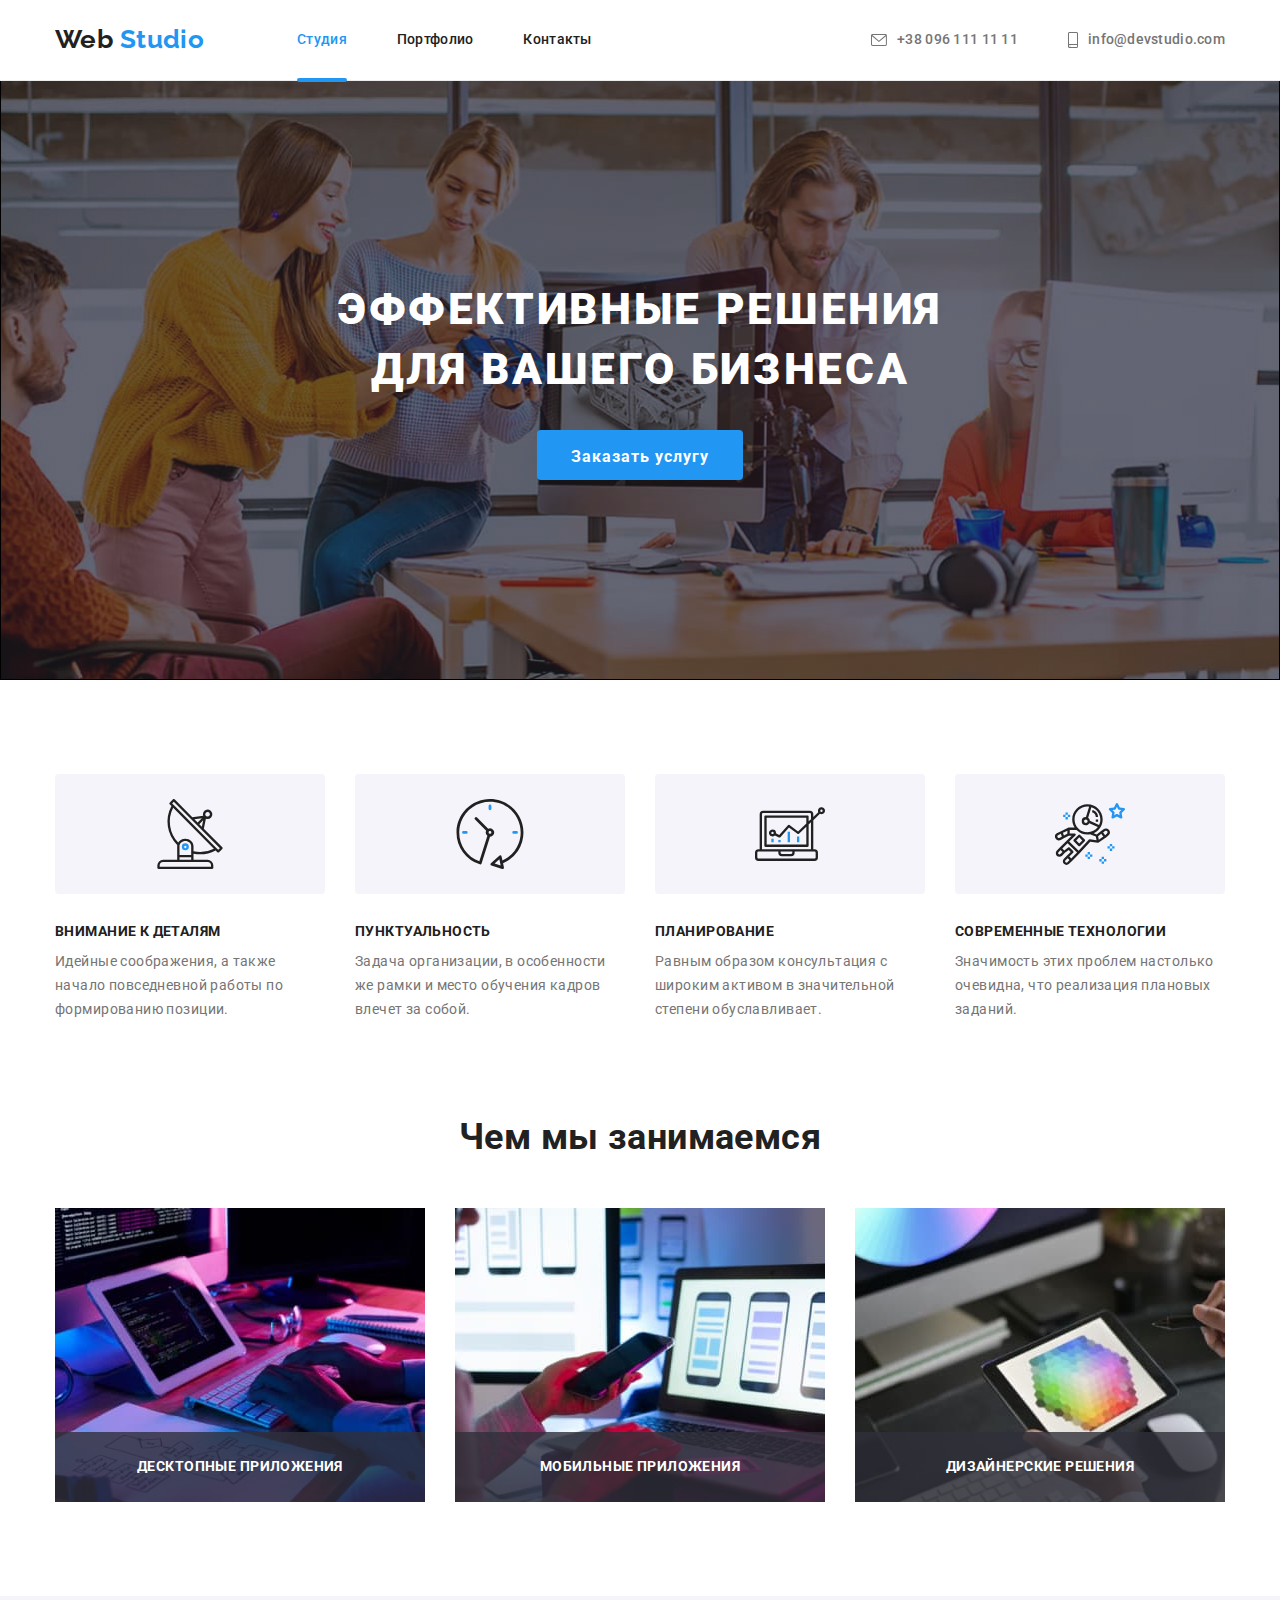
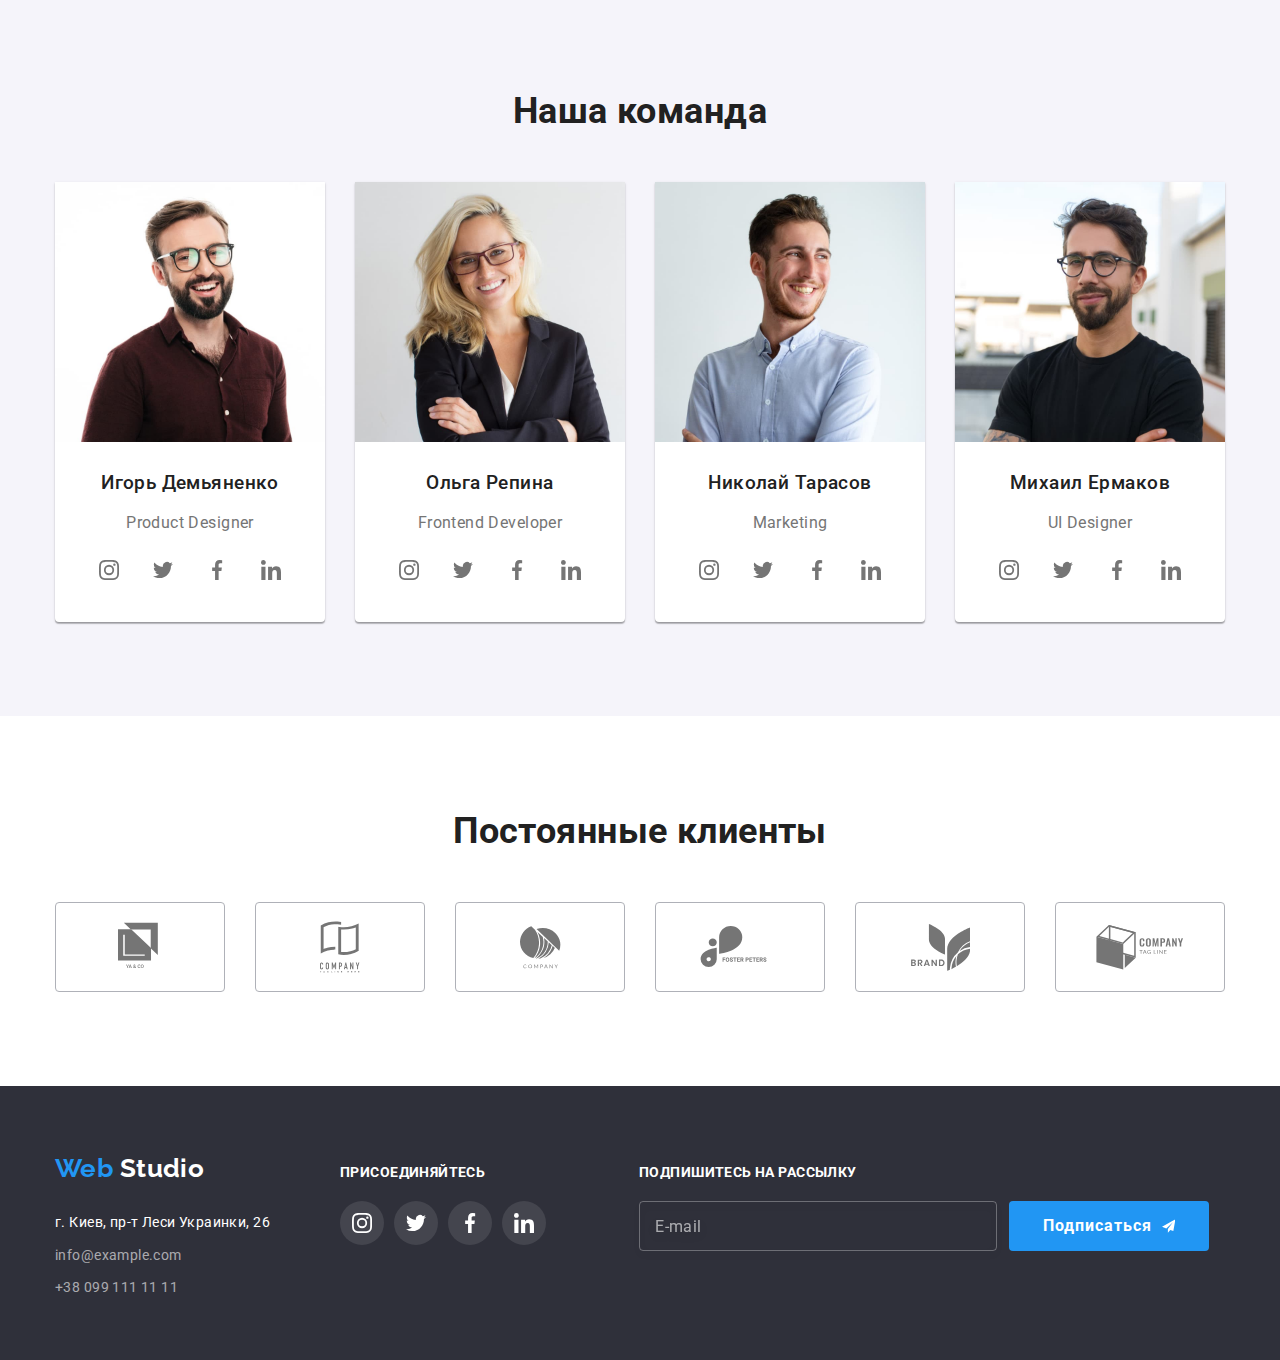
<file: index.html>
<!DOCTYPE html>
<html lang="ru">
	<head>
		<meta charset="UTF-8" />
		<meta name="viewport" content="width=device-width, initial-scale=1.0" />
		<title>web studio</title>
		<link
			href="https://fonts.googleapis.com/css2?family=Raleway:wght@700&family=Roboto:wght@400;500;700;900&display=swap"
			rel="stylesheet"
		/>
		<link rel="stylesheet" href="./css/normalize.css" />
		<link rel="stylesheet" href="./css/styles.css" />
	</head>

	<body>
		<header class="header">
			<div class="conteiner header-flex">
				<nav class="page-nav flex">
					<a class="logo link" href="./">
						Web
						<span class="accent">Studio</span>
					</a>
					<ul class="nav-list flex list">
						<li class="item current">
							<a class="link current" href="./index.html">Студия</a>
						</li>
						<li class="item">
							<a class="link" href="./portfolio.html">Портфолио</a>
						</li>
						<li class="item"><a class="link" href="">Контакты</a></li>
					</ul>
				</nav>
				<ul class="header-contact list">
					<li class="item">
						<a class="header-contact link" href="tel:+380961111111">
							<svg class="icon-envelope">
								<use href="./img/sprite.svg#icon-envelope"></use>
							</svg>
							+38 096 111 11 11
						</a>
					</li>
					<li class="item">
						<a class="header-contact link" href="mailto:info@devstudio.com">
							<svg class="icon-smartphone">
								<use href="./img/sprite.svg#icon-smartphone"></use>
							</svg>
							info@devstudio.com
						</a>
					</li>
				</ul>
			</div>
		</header>
		<main>
			<!--Герой-->
			<section class="hero">
				<h1 class="hero-title">Эффективные решения для вашего бизнеса</h1>
				<button class="primary button link" data-open-modal>Заказать услугу</button>
			</section>

			<!--Преимущества-->
			<section class="section advantages">
				<div class="conteiner">
					<h2 class="advantages-title visually-hidden">Преимущества</h2>
					<ul class="list flex">
						<li class="advantages-item antena">
							<h3 class="title">Внимание к деталям</h3>
							<p>Идейные соображения, а также начало повседневной работы по формированию позиции.</p>
						</li>
						<li class="advantages-item clock">
							<h3 class="title">Пунктуальность</h3>
							<p>Задача организации, в особенности же рамки и место обучения кадров влечет за собой.</p>
						</li>
						<li class="advantages-item vector">
							<h3 class="title">Планирование</h3>
							<p>Равным образом консультация с широким активом в значительной степени обуславливает.</p>
						</li>
						<li class="advantages-item astronaut">
							<h3 class="title">Современные технологии</h3>
							<p>Значимость этих проблем настолько очевидна, что реализация плановых заданий.</p>
						</li>
					</ul>
				</div>
			</section>

			<!-- Чем мы занимаемся-->
			<section class="section work">
				<div class="conteiner">
					<h2 class="title">Чем мы занимаемся</h2>
					<ul class="list flex">
						<li class="item">
							<div class="relative">
								<div class="absolute"><h3 class="title">Десктопные приложения</h3></div>
								<img class="work-image" src="./img/img.jpg" alt="картинка" width="370" />
							</div>
						</li>
						<li class="item">
							<div class="relative">
								<div class="absolute"><h3 class="title">Мобильные приложения</h3></div>
								<img class="work-image" src="./img/img-1.jpg" alt="картинка" width="370" />
							</div>
						</li>
						<li class="item">
							<div class="relative">
								<div class="absolute"><h3 class="title">Дизайнерские решения</h3></div>
								<img class="work-image" src="./img/img-2.jpg" alt="картинка" width="370" />
							</div>
						</li>
					</ul>
				</div>
			</section>

			<!--Наша команда-->
			<!-- Сотрудник 1 -->
			<section class="section staff">
				<div class="staff-content conteiner">
					<h2 class="title">Наша команда</h2>
					<ul class="list flex">
						<li class="item">
							<img class="photo" src="./img/img-3.jpg" alt="фото" width="270" />
							<div class="staff-text centered">
								<h3 class="staff-name">Игорь Демьяненко</h3>
								<p class="staff-profecion">Product Designer</p>
								<!-- Блок иконок на соц сети -->
								<ul class="staff-social list flex">
									<li class="social-item">
										<a class="link" href="" aria-label="Instagram">
											<svg class="icon instagram">
												<use href="./img/sprite.svg#icon-instagram"></use>
											</svg>
										</a>
									</li>
									<li class="social-item">
										<a class="link" href="" aria-label="Twitter">
											<svg class="icon twitter">
												<use href="./img/sprite.svg#icon-twitter"></use>
											</svg>
										</a>
									</li>
									<li class="social-item">
										<a class="link" href="" aria-label="Facebook">
											<svg class="icon facebook">
												<use href="./img/sprite.svg#icon-facebook"></use>
											</svg>
										</a>
									</li>
									<li class="social-item">
										<a class="link" href="" aria-label="Linkedin">
											<svg class="icon linkedin">
												<use href="./img/sprite.svg#icon-linkedin"></use>
											</svg>
										</a>
									</li>
								</ul>
							</div>
						</li>

						<!-- Сотрудник 2 -->
						<li class="item">
							<img class="photo" src="./img/img-4.jpg" alt="фото" width="270" />
							<div class="staff-text centered">
								<h3 class="staff-name">Ольга Репина</h3>
								<p class="staff-profecion">Frontend Developer</p>

								<!-- Блок иконок на соц сети -->

								<ul class="staff-social list flex">
									<li class="social-item">
										<a class="link" href="" aria-label="Instagram">
											<svg class="icon instagram">
												<use href="./img/sprite.svg#icon-instagram"></use>
											</svg>
										</a>
									</li>
									<li class="social-item">
										<a class="link" href="" aria-label="Twitter">
											<svg class="icon twitter">
												<use href="./img/sprite.svg#icon-twitter"></use>
											</svg>
										</a>
									</li>
									<li class="social-item">
										<a class="link" href="" aria-label="Facebook">
											<svg class="icon facebook">
												<use href="./img/sprite.svg#icon-facebook"></use>
											</svg>
										</a>
									</li>
									<li class="social-item">
										<a class="link" href="" aria-label="Linkedin">
											<svg class="icon linkedin">
												<use href="./img/sprite.svg#icon-linkedin"></use>
											</svg>
										</a>
									</li>
								</ul>
							</div>
						</li>

						<!-- Сотрудник 3 -->

						<li class="item">
							<img class="photo" src="./img/img-5.jpg" alt="фото" width="270" />
							<div class="staff-text centered">
								<h3 class="staff-name">Николай Тарасов</h3>
								<p class="staff-profecion">Marketing</p>
								<!-- Блок иконок на соц сети -->

								<ul class="staff-social list flex">
									<li class="social-item">
										<a class="link" href="" aria-label="Instagram">
											<svg class="icon instagram">
												<use href="./img/sprite.svg#icon-instagram"></use>
											</svg>
										</a>
									</li>
									<li class="social-item">
										<a class="link" href="" aria-label="Twitter">
											<svg class="icon twitter">
												<use href="./img/sprite.svg#icon-twitter"></use>
											</svg>
										</a>
									</li>
									<li class="social-item">
										<a class="link" href="" aria-label="Facebook">
											<svg class="icon facebook">
												<use href="./img/sprite.svg#icon-facebook"></use>
											</svg>
										</a>
									</li>
									<li class="social-item">
										<a class="link" href="" aria-label="Linkedin">
											<svg class="icon linkedin">
												<use href="./img/sprite.svg#icon-linkedin"></use>
											</svg>
										</a>
									</li>
								</ul>
							</div>
						</li>

						<li class="item">
							<img class="photo" src="./img/img-6.jpg" alt="фото" width="270" />
							<div class="staff-text centered">
								<h3 class="staff-name">Михаил Ермаков</h3>
								<p class="staff-profecion">UI Designer</p>
								<!-- Блок иконок на соц сети -->

								<ul class="staff-social list flex">
									<li class="social-item">
										<a class="link" href="" aria-label="Instagram">
											<svg class="icon instagram">
												<use href="./img/sprite.svg#icon-instagram"></use>
											</svg>
										</a>
									</li>
									<li class="social-item">
										<a class="link" href="" aria-label="Twitter">
											<svg class="icon twitter">
												<use href="./img/sprite.svg#icon-twitter"></use>
											</svg>
										</a>
									</li>
									<li class="social-item">
										<a class="link" href="" aria-label="Facebook">
											<svg class="icon facebook">
												<use href="./img/sprite.svg#icon-facebook"></use>
											</svg>
										</a>
									</li>
									<li class="social-item">
										<a class="link" href="" aria-label="Linkedin">
											<svg class="icon linkedin">
												<use href="./img/sprite.svg#icon-linkedin"></use>
											</svg>
										</a>
									</li>
								</ul>
							</div>
						</li>
					</ul>
				</div>
			</section>

			<!-- Наши клиенты -->
			<section class="section clients">
				<div class="conteiner">
					<h2 class="title">Постоянные клиенты</h2>
					<ul class="flex list">
						<li class="item">
							<a class="clients-link" href="">
								<svg class="icon logo-1">
									<use href="./img/sprite.svg#icon-logo-1"></use>
								</svg>
							</a>
						</li>
						<li class="item">
							<a class="clients-link" href="">
								<svg class="icon logo-2">
									<use href="./img/sprite.svg#icon-logo-2"></use>
								</svg>
							</a>
						</li>
						<li class="item">
							<a class="clients-link" href="">
								<svg class="icon logo-3">
									<use href="./img/sprite.svg#icon-logo-3"></use>
								</svg>
							</a>
						</li>
						<li class="item">
							<a class="clients-link" href="">
								<svg class="icon logo-4">
									<use href="./img/sprite.svg#icon-logo-4"></use>
								</svg>
							</a>
						</li>
						<li class="item">
							<a class="clients-link" href="">
								<svg class="icon logo-5">
									<use href="./img/sprite.svg#icon-logo-5"></use>
								</svg>
							</a>
						</li>
						<li class="item">
							<a class="clients-link" href="">
								<svg class="icon logo-6">
									<use href="./img/sprite.svg#icon-logo-6"></use>
								</svg>
							</a>
						</li>
					</ul>
				</div>
			</section>
		</main>
		<footer>
			<div class="footer-content conteiner">
				<address>
					<a class="footer-logo link" href="./">
						Web
						<span class="accent">Studio</span>
					</a>
					<p class="post-address">г. Киев, пр-т Леси Украинки, 26</p>
					<ul class="footer-contact list">
						<li class="item">
							<a class="footer-contact link" href="mailto:info@devstudio.com">info@example.com</a>
						</li>
						<li class="item">
							<a class="footer-contact link" href="tel:+380961111111">+38 099 111 11 11</a>
						</li>
					</ul>
				</address>
				<div class="join">
					<b class="appeal">присоединяйтесь</b>
					<ul class="footer-social list flex">
						<li class="join-item">
							<a class="footer-social instagram link" href="" aria-label="Instagram"></a>
						</li>
						<li class="join-item">
							<a class="footer-social twitter link" href="" aria-label="Twitter"></a>
						</li>
						<li class="join-item">
							<a class="footer-social facebook link" href="" aria-label="Facebook"></a>
						</li>
						<li class="join-item">
							<a class="footer-social linkedin link" href="" aria-label="Linkedin"></a>
						</li>
					</ul>
				</div>

				<!-- ФОРМА ПОДПИШИТЕСЬ НА РАССЫЛКУ -->

				<form class="subscription-form">
					<div class="form-field">
						<label class="appeal" for="email">Подпишитесь на рассылку</label>
						<input class="subscription-input" type="email" id="email" placeholder="E-mail" />
					</div>

					<button class="primary button" type="submit">
						Подписаться
						<svg class="icon-send" width="24" height="24">
							<use href="./img/sprite-2.svg#icon-send"></use>
						</svg>
					</button>
				</form>
			</div>
		</footer>

		<!-- Бэкдроп и модалка -->
		<div class="backdrop is-hidden" data-backdrop>
			<div class="modal">
				<button class="close-button" data-close-modal>
					<svg class="icon-close">
						<use href="./img/sprite-2.svg#icon-close"></use>
					</svg>
				</button>

				<!-- форма -->
				<form class="form">
					<b class="title">Оставьте свои данные, мы вам перезвоним</b>

					<div class="fieldset" role="group">
						<!-- имя -->
						<label class="label" for="user-name">Имя</label>
						<div class="form-field">
							<input class="input" type="text" name="user-name" id="user-name" />
							<svg class="form-icon icon-vector">
								<use href="./img/sprite-2.svg#icon-user"></use>
							</svg>
						</div>

						<!-- телефон -->
						<label class="label" for="phone">Телефон</label>
						<div class="form-field">
							<input class="input" type="tel" name="phone" id="phone" />
							<svg class="form-icon icon-phone-black">
								<use href="./img/sprite-2.svg#icon-phone-black"></use>
							</svg>
						</div>

						<!-- Почта -->
						<label class="label" for="email">Почта</label>
						<div class="form-field">
							<input class="input" type="email" name="imail" id="imail" />
							<svg class="form-icon icon-email">
								<use href="./img/sprite-2.svg#icon-email"></use>
							</svg>
						</div>

						<!-- Коментарий -->
						<label class="label" for="comment">Комментарий</label>
						<textarea
							class="input textarea"
							name="comment"
							id="comment"
							rows="10"
							placeholder="Введите текст"
						></textarea>
					</div>

					<!-- Чекбокс -->

					<div class="checkbox-field">
						<label class="checkbox-label" for="input-checkbox">
							<input
								name="input-checkbox"
								id="input-checkbox"
								class="input-checkbox visually-hidden"
								type="checkbox"
								checked
							/>
							<span class="checkbox-check"></span>
							<span>
								Соглашаюсь с рассылкой и принимаю
								<a class="agreement" href="">Условия договора</a>
							</span>
						</label>
					</div>

					<button type="submit" class="primary button">Отправить</button>
				</form>
			</div>
		</div>

		<script src="./js/modal.js"></script>
	</body>
</html>
</file>
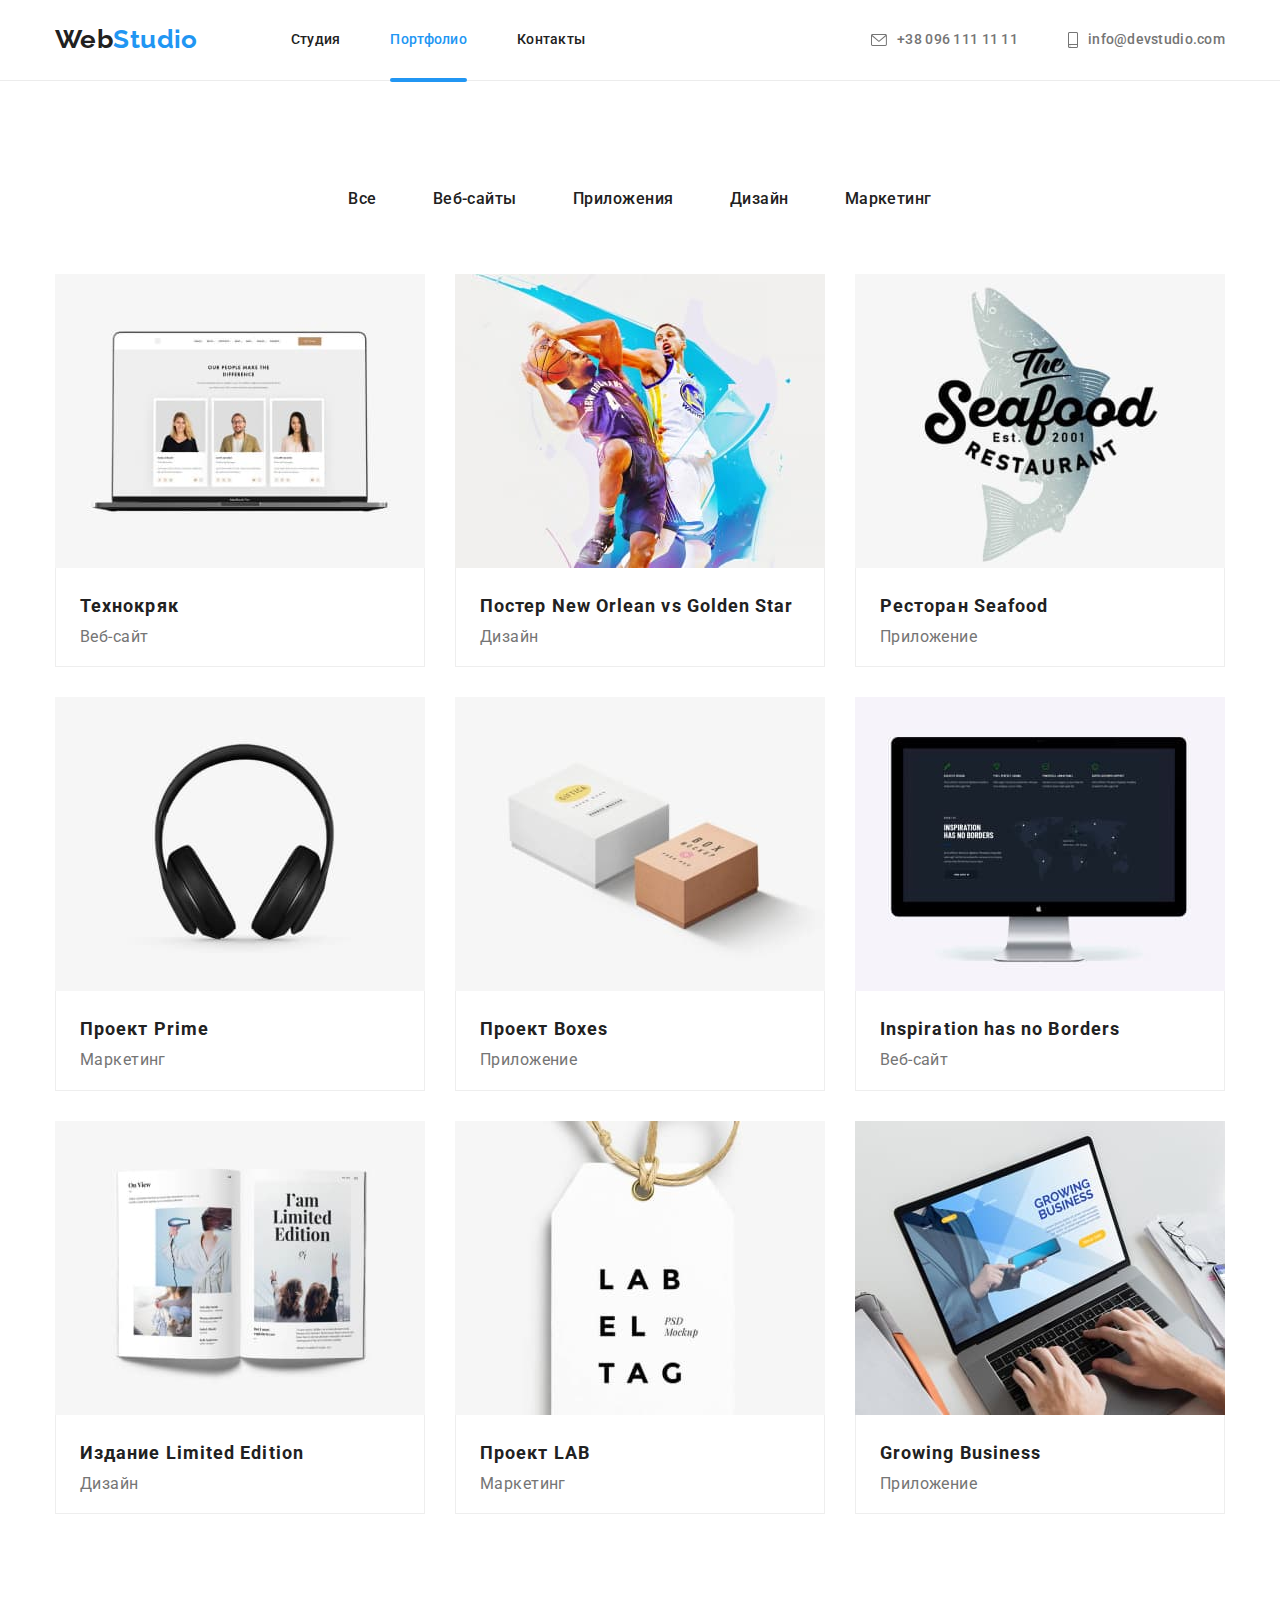
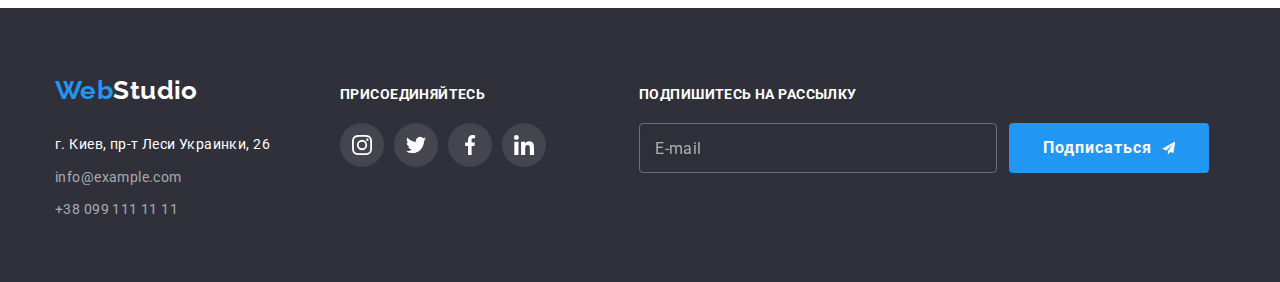
<file: portfolio.html>
<!DOCTYPE html>
<html lang="ru">
  <head>
    <meta charset="UTF-8" />
    <meta name="viewport" content="width=device-width, initial-scale=1.0" />
    <title>web studio</title>
    <link
      href="https://fonts.googleapis.com/css2?family=Raleway:wght@700&family=Roboto:wght@400;500;700;900&display=swap"
      rel="stylesheet"
    />
    <link rel="stylesheet" href="./css/normalize.css" />
    <link rel="stylesheet" href="./css/styles.css" />
  </head>

  <body>
    <header class="header">
      <div class="conteiner header-flex">
        <nav class="page-nav flex">
          <a class="logo link" href="./"
            >Web<span class="accent">Studio</span>
          </a>
          <ul class="nav-list flex list">
            <li class="item">
              <a class="link" href="./index.html">Студия</a>
            </li>
            <li class="item current">
              <a class="link current" href="./portfolio.html">Портфолио</a>
            </li>
            <li class="item"><a class="link" href="">Контакты</a></li>
          </ul>
        </nav>
        <ul class="header-contact list">
          <li class="item">
            <a class="header-contact link" href="tel:+380961111111">
              <svg class="icon-envelope">
                <use href="./img/sprite.svg#icon-envelope"></use>
              </svg>
              +38 096 111 11 11</a
            >
          </li>
          <li class="item">
            <a class="header-contact link" href="mailto:info@devstudio.com">
              <svg class="icon-smartphone">
                <use href="./img/sprite.svg#icon-smartphone"></use>
              </svg>
              info@devstudio.com</a
            >
          </li>
        </ul>
      </div>
    </header>
    <main>
      <section class="section portfolio">
        <h1 class="visually-hidden">Портфолио</h1>
        <!-- selector -->
        <div class="conteiner">
          <ul class="selector list flex">
            <li class="item">
              <button class="secondary button">Все</button>
            </li>
            <li class="item">
              <button class="secondary button">Веб-сайты</button>
            </li>
            <li class="item">
              <button class="secondary button">Приложения</button>
            </li>
            <li class="item">
              <button class="secondary button">Дизайн</button>
            </li>
            <li class="item">
              <button class="secondary button">Маркетинг</button>
            </li>
          </ul>
        </div>

        <!-- works -->
        <section>
          <div class="conteiner">
            <ul class="galery list flex">
              <li class="item">
                <a class="link" href="">
                  <div class="relative">
                    <img src="./img/img-7.jpg" alt="ноутбук" width="370" />
                    <div class="overlay">
                      <p class="hover-text">
                        Технокряк это современная площадка распространения
                        коронавируса. Компании используют эту платформу для
                        цифрового шпионажа и атак на защищённые сервера
                        конкурентов.
                      </p>
                    </div>
                  </div>
                  <div class="text-content">
                    <h2 class="gallery-title">Технокряк</h2>
                    <p class="text">Веб-сайт</p>
                  </div>
                </a>
              </li>

              <li class="item">
                <a class="link" href="">
                  <div class="relative">
                    <div class="overlay">
                      <p class="hover-text">
                        Технокряк это современная площадка распространения
                        коронавируса. Компании используют эту платформу для
                        цифрового шпионажа и атак на защищённые сервера
                        конкурентов.
                      </p>
                    </div>
                    <img
                      src="./img/img-8.jpg"
                      alt="постер с изображением двух баскетболистов"
                      width="370"
                    />
                  </div>
                  <div class="text-content">
                    <h2 class="gallery-title">
                      Постер New Orlean vs Golden Star
                    </h2>
                    <p class="text">Дизайн</p>
                  </div>
                </a>
              </li>

              <li class="item">
                <a class="link" href="">
                  <div class="relative">
                    <div class="overlay">
                      <p class="hover-text">
                        Технокряк это современная площадка распространения
                        коронавируса. Компании используют эту платформу для
                        цифрового шпионажа и атак на защищённые сервера
                        конкурентов.
                      </p>
                    </div>
                    <img
                      src="./img/img-9.jpg"
                      alt="логотип рыбного ресторана"
                      width="370"
                    />
                  </div>
                  <div class="text-content">
                    <h2 class="gallery-title">Ресторан Seafood</h2>
                    <p class="text">Приложение</p>
                  </div>
                </a>
              </li>

              <li class="item">
                <a class="link" href="">
                  <div class="relative">
                    <div class="overlay">
                      <p class="hover-text">
                        Технокряк это современная площадка распространения
                        коронавируса. Компании используют эту платформу для
                        цифрового шпионажа и атак на защищённые сервера
                        конкурентов.
                      </p>
                    </div>
                    <img
                      src="./img/img-10.jpg"
                      alt="фото наушников"
                      width="370"
                    />
                  </div>
                  <div class="text-content">
                    <h2 class="gallery-title">Проект Prime</h2>
                    <p class="text">Маркетинг</p>
                  </div>
                </a>
              </li>

              <li class="item">
                <a class="link" href="">
                  <div class="relative">
                    <div class="overlay">
                      <p class="hover-text">
                        Технокряк это современная площадка распространения
                        коронавируса. Компании используют эту платформу для
                        цифрового шпионажа и атак на защищённые сервера
                        конкурентов.
                      </p>
                    </div>
                    <img src="./img/img-11.jpg" alt="две коробки" width="370" />
                  </div>
                  <div class="text-content">
                    <h2 class="gallery-title">Проект Boxes</h2>
                    <p class="text">Приложение</p>
                  </div>
                </a>
              </li>

              <li class="item">
                <a class="link" href="">
                  <div class="relative">
                    <div class="overlay">
                      <p class="hover-text">
                        Технокряк это современная площадка распространения
                        коронавируса. Компании используют эту платформу для
                        цифрового шпионажа и атак на защищённые сервера
                        конкурентов.
                      </p>
                    </div>
                    <img src="./img/img-12.jpg" alt="монитор" width="370" />
                  </div>
                  <div class="text-content">
                    <h2 class="gallery-title">Inspiration has no Borders</h2>
                    <p class="text">Веб-сайт</p>
                  </div>
                </a>
              </li>

              <li class="item">
                <a class="link" href="">
                  <div class="relative">
                    <div class="overlay">
                      <p class="hover-text">
                        Технокряк это современная площадка распространения
                        коронавируса. Компании используют эту платформу для
                        цифрового шпионажа и атак на защищённые сервера
                        конкурентов.
                      </p>
                    </div>
                    <img src="./img/img-13.jpg" alt="журнал" width="370" />
                  </div>
                  <div class="text-content">
                    <h2 class="gallery-title">Издание Limited Edition</h2>
                    <p class="text">Дизайн</p>
                  </div>
                </a>
              </li>

              <li class="item">
                <a class="link" href="">
                  <div class="relative">
                    <div class="overlay">
                      <p class="hover-text">
                        Технокряк это современная площадка распространения
                        коронавируса. Компании используют эту платформу для
                        цифрового шпионажа и атак на защищённые сервера
                        конкурентов.
                      </p>
                    </div>
                    <img src="./img/img-14.jpg" alt="лейбл" width="370" />
                  </div>
                  <div class="text-content">
                    <h2 class="gallery-title">Проект LAB</h2>
                    <p class="text">Маркетинг</p>
                  </div>
                </a>
              </li>

              <li class="item">
                <a class="link" href="">
                  <div class="relative">
                    <div class="overlay">
                      <p class="hover-text">
                        Технокряк это современная площадка распространения
                        коронавируса. Компании используют эту платформу для
                        цифрового шпионажа и атак на защищённые сервера
                        конкурентов.
                      </p>
                    </div>
                    <img src="./img/img-15.jpg" alt="ноутбук" width="370" />
                  </div>
                  <div class="text-content">
                    <h2 class="gallery-title">Growing Business</h2>
                    <p class="text">Приложение</p>
                  </div>
                </a>
              </li>
            </ul>
          </div>
        </section>
      </section>
    </main>

    <footer>
      <div class="footer-content conteiner">
        <address>
          <a class="footer-logo link" href="./"
            >Web<span class="accent">Studio</span>
          </a>
          <p class="post-address">г. Киев, пр-т Леси Украинки, 26</p>
          <ul class="footer-contact list">
            <li class="item">
              <a class="footer-contact link" href="mailto:info@devstudio.com"
                >info@example.com</a
              >
            </li>
            <li class="item">
              <a class="footer-contact link" href="tel:+380961111111"
                >+38 099 111 11 11</a
              >
            </li>
          </ul>
        </address>
        <div class="join">
          <b class="appeal join-text">присоединяйтесь</b>
          <ul class="footer-social list flex">
            <li class="join-item">
              <a
                class="footer-social instagram link"
                href=""
                aria-label="Instagram"
              >
              </a>
            </li>
            <li class="join-item">
              <a
                class="footer-social twitter link"
                href=""
                aria-label="Twitter"
              >
              </a>
            </li>
            <li class="join-item">
              <a
                class="footer-social facebook link"
                href=""
                aria-label="Facebook"
              >
              </a>
            </li>
            <li class="join-item">
              <a
                class="footer-social linkedin link"
                href=""
                aria-label="Linkedin"
              >
              </a>
            </li>
          </ul>
        </div>

        <form class="subscription-form">
          <div class="form-field">
            <label class="appeal" for="email">Подпишитесь на рассылку </label>
            <input
              class="subscription-input"
              type="email"
              id="email"
              placeholder="E-mail"
            />
          </div>

          <button class="primary button" type="submit">
            Подписаться
            <svg class="icon-send" width="24" height="24">
              <use href="./img/sprite-2.svg#icon-send"></use>
            </svg>
          </button>
        </form>
      </div>
    </footer>
  </body>
</html>
</file>
<file: css/styles.css>
/* primary text color #757575;*/
/* title text color #212121*/
/* accent text color #2196F3 */
/* white twxt color */

/* primary  bg color  #E5E5E5;*/
/* secondary bg color #f5f4fa;*/
/* accent  bg color #2F303A;*/
/* color bg white #FFFFFF;*/

:root {
	--primary-text-color: #757575;
	--title-text-color: #212121;
	--accent-text-color: #2196f3;
	--white-text-color: #ffffff;
	--primary-font-size: 14px;
	/* --primary-font-weight:  */

	--primary-bg-color: #e5e5e5;
	--secondary-bg-color: #f5f4fa;
	--accent-bg-color: #2f303a;
	--color-bg-white: #ffffff;

	--primary-text-color-button: #212121;
	--primary-bgc-button: #f5f4fa;
	--secondary-text-color-button: #ffffff;
	--secondary-bgc-button: #2196f3;
}

/* general styles */

body {
	color: var(--primary-text-color);
	background-color: (var(--primary-bg-color));
	font-family: Roboto, sans-serif;
	letter-spacing: 0.03em;
	font-size: var(--primary-font-size);
}

img {
	display: block;
	max-width: 100%;
	height: auto;
}
.conteiner {
	width: 1200px;
	margin-left: auto;
	margin-right: auto;
	padding-left: 15px;
	padding-right: 15px;
}
.section {
	padding-top: 94px;
	padding-bottom: 94px;
}

.flex {
	display: flex;
}

/* временно скрывает заголовок */
.visually-hidden {
	position: absolute;
	clip: rect(1px 1px 1px 1px); /* IE6, IE7 */
	clip: rect(1px, 1px, 1px, 1px);
	padding: 0;
	border: 0;
	height: 1px;
	width: 1px;
	overflow: hidden;
}

.relative {
	position: relative;
}
.link {
	text-decoration: none;
	color: var(--primary-text-color);
}

.list {
	list-style: none;
	padding: 0;
	margin: 0;
}
.logo {
	color: var(--title-text-color);
	font-family: Raleway, sans-serif;
	font-weight: 700;
	font-size: 26px;
	line-height: 1.2;
}

.title {
	margin-top: 0;
	margin-bottom: 50px;

	font-weight: 700;
	font-size: 36px;
	line-height: 1.17;
	text-align: center;
	color: var(--title-text-color);
}
/* стили кнопок */
.button {
	font-family: inherit;
	display: inline-block;
	min-width: 200px;
	height: 50px;
	padding: 10px 32px;
	border-radius: 4px;
	letter-spacing: 0.03em;
	border-color: transparent;
	cursor: pointer;
	outline: var(--accent-text-color);
}

.primary.button {
	color: var(--secondary-text-color-button);
	background-color: var(--secondary-bgc-button);
	font-weight: 700;
	font-size: 16px;
	line-height: 1.87;
	text-align: center;
	letter-spacing: 0.06em;
}
.secondary.button {
	min-width: 73px;
	padding: 6px 22px;

	border-color: transparent;

	color: var(--primary-text-color-button);
	background-color: var(--prymary-bgc-button);
	font-weight: 500;
	font-size: 16px;
	line-height: 1.62;
	text-align: center;

	transition: color, background-color 250ms cubic-bezier(0.4, 0, 0.2, 1);
}

.secondary.button:hover,
.secondary.button:focus {
	color: var(--secondary-text-color-button);
	background-color: var(--secondary-bgc-button);
}

/* index.html */

/* header */
/* header fixed по Репете */
body {
	padding-top: 80px;
}
.header {
	position: fixed;
	width: 100%;
	top: 0;
	left: 0;
	z-index: 1;
	border-bottom: 1px solid #ececec;

	background-color: #fff;
}

.header-flex {
	display: flex;
}

.header .logo {
	margin-right: 93px;
}

.header .accent {
	color: var(--accent-text-color);
}

.page-nav {
	align-items: center;
}

.nav-list > .item:not(:last-child) {
	margin-right: 50px;
}

.nav-list .link {
	display: block;
	padding-top: 32px;
	padding-bottom: 32px;

	color: var(--title-text-color);
	font-weight: 500;
	line-height: 1.14px;
	letter-spacing: 0.02em;

	transition: color 250ms cubic-bezier(0.4, 0, 0.2, 1);
}
.nav-list .link:hover,
.nav-list .link:focus {
	color: var(--accent-text-color);
}

/* подсвтить текущую страницу */

.nav-list .item.current {
	position: relative;
}

.nav-list .item.current::after {
	position: absolute;
	bottom: -9px;

	content: "";
	width: 100%;
	height: 4px;
	background-color: var(--accent-text-color);
	border-radius: 2px;

	display: inline-block;
}

.nav-list .link.current {
	color: var(--accent-text-color);
}

.header-contact.list {
	display: flex;
	margin-left: auto;
	align-items: center;
}

.header-contact .item:not(:last-child) {
	margin-right: 50px;
}

.header-contact.link {
	display: flex;
	padding-top: 32px;
	padding-bottom: 32px;
	align-items: center;

	color: var(--primary-text-color);
	font-weight: 500;
	line-height: 1.14;
	letter-spacing: 0.02em;

	transition: color 250ms cubic-bezier(0.4, 0, 0.2, 1);
}

.header-contact.link:hover,
.header-contact.link:focus {
	color: var(--accent-text-color);
}
.icon-envelope {
	width: 16px;
	height: 12px;

	margin-right: 10px;
	fill: var(--primary-text-color);
	transition: fill 250ms cubic-bezier(0.4, 0, 0.2, 1);
}

.icon-smartphone {
	width: 10px;
	height: 16px;

	margin-right: 10px;

	fill: var(--primary-text-color);
	transition: fill 250ms cubic-bezier(0.4, 0, 0.2, 1);
}
.header-contact.link:hover .icon-smartphone,
.header-contact.link:hover .icon-envelope,
.header-contact.link:focus .icon-smartphone,
.header-contact.link:focus .icon-envelope {
	fill: var(--accent-text-color);
}

/* Hero */
.hero {
	display: flex;
	flex-direction: column;
	justify-content: center;
	align-items: center;

	margin-left: auto;
	margin-right: auto;
	max-width: 1600px;
	height: 600px;
	border: 1px solid #000000;

	background-color: var(--accent-bg-color);
	background-image: linear-gradient(to right, rgba(47, 48, 58, 0.4), rgba(47, 48, 58, 0.4)),
		url(../img/background-image.jpg);
	background-repeat: no-repeat;
	background-size: cover;
	background-position: center;
}

.hero-title {
	margin: auto;
	margin-top: 0;
	margin-bottom: 30px;
	max-width: 696px;

	color: var(--white-text-color);
	font-weight: 900;
	font-size: 44px;
	line-height: 1.36;
	text-align: center;
	letter-spacing: 0.06em;
	text-transform: uppercase;
}

/* Преимущества */
.section.advantages {
	padding-bottom: 0;
}

.advantages-item {
	width: calc((100% - 90px) / 4);
}

/* всем елементам флексбокса кроме последнего задает марджин  */
.advantages-item:not(:last-child) {
	margin-right: 30px;
}

/* псевдоэлементы для иконок в разделе Преимущества */

.advantages-item::before {
	content: "";
	margin-bottom: 30px;
	height: 120px;

	display: block;

	background: #f5f4fa;
	background-repeat: no-repeat;
	background-position: center;
	border-radius: 4px;
}

.antena::before {
	background-image: url(../img/antenna.svg);
}

.clock::before {
	background-image: url(../img/clock.svg);
}

.vector::before {
	background-image: url(../img/vector.svg);
}

.astronaut::before {
	background-image: url(../img/astronaut.svg);
}
/* стили заголовка елемента бокса */
.advantages-item > .title {
	margin-top: 0;
	margin-bottom: 10px;

	color: var(--title-text-color);
	font-weight: 700;
	font-size: 14px;
	line-height: 1.14;
	text-transform: uppercase;
}
.advantages-item .title {
	text-align: left;
}
.advantages-item > p {
	margin-top: 0;
	margin-bottom: 0;

	color: var(--primary-text-color);
	line-height: 1.71;
}

/* Чем мы занимаемся*/

.work .list {
	flex-wrap: wrap;
}

.work .item:not(:last-child) {
	margin-right: 30px;
	width: calc((100% - 60px) / 3);
}

/* .work .relative::before {
	position: absolute;
	bottom: 0;

	display: inline-block;

	content: "";
	width: 100%;
	height: 70px;
	background-color: rgba(47, 48, 58, 0.8); */

.item .title {
	margin: 0;
	font-size: 14px;
	line-height: 1.14;
	text-align: center;
	text-transform: uppercase;
	color: var(--white-text-color);
}
.item .absolute {
	position: absolute;
	left: 0;
	bottom: 0;
	display: flex;
	justify-content: center;
	align-items: center;
	width: 100%;
	height: 70px;
	background-color: rgba(47, 48, 58, 0.8);
}

/* staff */
.staff {
	background-color: #f5f4fa;
	font-size: 16px;
	line-height: 1.19;
}

.staff .list {
	flex-wrap: wrap;
}

.staff .item {
	background-color: var(--color-bg-white);

	border-radius: 0px 0px 4px 4px;
	overflow: hidden;
	box-shadow: 0px 1px 3px rgba(0, 0, 0, 0.12), 0px 1px 1px rgba(0, 0, 0, 0.14), 0px 2px 1px rgba(0, 0, 0, 0.2);
}

.staff .item:not(:last-child) {
	margin-right: 30px;
	width: calc((100% - 90px) / 4);
}
.staff-text {
	padding-top: 30px;
	padding-bottom: 30px;
}

.centered {
	text-align: center;
}

.staff-name {
	margin-top: 0;
	color: var(--title-text-color);
	font-weight: 500;
}

.staff-profecion {
	color: var(--primary-text-color);
	margin-bottom: 0;
	margin-top: 0;
}

/* -- Блок иконок на соц сети --*/
.staff-social.list {
	margin-top: 16px;
	justify-content: center;
}
.social-item:not(:last-child) {
	margin-right: 10px;
}
.staff-social .link {
	width: 44px;
	height: 44px;

	display: flex;
	align-items: center;
	justify-content: center;

	border-radius: 50%;
	transition: background-color 250ms cubic-bezier(0.4, 0, 0.2, 1);
}
.staff-social .link:hover,
.staff-social .link:focus {
	background-color: var(--secondary-bgc-button);
}

.staff-social .link:hover .icon,
.staff-social .link:focus .icon {
	fill: var(--white-text-color);
}
.staff-social .icon {
	width: 20px;
	height: 20px;

	fill: var(--primary-text-color);
}

/* Наши клиенты */

.clients .item {
	box-sizing: border-box;
}

.clients .item:not(:last-child) {
	margin-right: 30px;
}

.clients-link {
	display: flex;
	justify-content: center;
	align-items: center;
	width: 170px;
	height: 90px;

	border: 1px solid;
	border-color: #afb1b8;
	border-radius: 4px;

	transition: border-color 250ms cubic-bezier(0.4, 0, 0.2, 1);
}

.clients .icon {
	fill: var(--primary-text-color);
	transition: fill 250ms cubic-bezier(0.4, 0, 0.2, 1);
}
.clients-link:hover,
.clients-link:focus {
	border: 1px solid;
	border-color: #2196f3;
}

.clients-link:hover .icon,
.clients-link:focus .icon {
	fill: var(--accent-text-color);
}
.logo-1 {
	width: 44px;
	height: 50px;
}

.logo-2 {
	width: 40px;
	height: 52px;
}

.logo-3 {
	width: 41px;
	height: 43px;
}

.logo-4 {
	width: 80px;
	height: 42px;
}

.logo-5 {
	width: 59px;
	height: 47px;
}

.logo-6 {
	width: 88px;
	height: 45px;
}
/* Footer */
footer {
	background-color: var(--accent-bg-color);
	line-height: 1.71;
}

.footer-content {
	padding-top: 60px;
	padding-bottom: 60px;

	display: flex;
	align-items: baseline;
}

.footer-logo {
	display: block;
	margin-bottom: 20px;

	color: var(--accent-text-color);
	font-family: Raleway;
	font-style: normal;
	font-weight: bold;
	font-size: 26px;
}

footer .accent {
	color: var(--white-text-color);
}

/* Контакты */
.footer-contact .item:not(:last-child) {
	margin-bottom: 9px;
}

.footer-contact .link {
	color: rgba(255, 255, 255, 0.6);
	font-style: normal;
	font-weight: 400;
	line-height: 1.71;
	letter-spacing: 0.03em;
}

.footer-mail,
.footer-tel {
	margin-bottom: 9px;
}

.post-address {
	margin-top: 0;
	margin-bottom: 9px;
	color: var(--white-text-color);
	font-style: normal;
	font-weight: 400;
}

/* Блок Присоединяйтесь */
.join {
	margin-left: 70px;
}
.appeal {
	margin-bottom: 20px;
	display: block;
	font-weight: 700;
	line-height: 1.14;
	text-transform: uppercase;
	color: var(--white-text-color);
}

.join-item {
	width: 44px;
	height: 44px;
	display: block;
}

.join-item:not(:last-child) {
	margin-right: 10px;
}

.footer-social.link {
	display: inline-block;
	width: 100%;
	height: 100%;
	border-radius: 50%;
	background-color: rgba(255, 255, 255, 0.1);

	transition: background-color 250ms cubic-bezier(0.4, 0, 0.2, 1);
}

.footer-social.link::before {
	content: "";
	display: block;
	width: 44px;
	height: 44px;

	background-repeat: no-repeat;
	background-position: center;
}

.footer-social.instagram::before {
	background-image: url(../img/instagram.svg);
}

.footer-social.twitter::before {
	background-image: url(../img/twitter.svg);
}

.footer-social.facebook::before {
	background-image: url(../img/facebook.svg);
}

.footer-social.linkedin::before {
	background-image: url(../img/linkedin.svg);
}

.footer-social.link:hover,
.footer-social.link:focus {
	background: var(--secondary-bgc-button);
}

/* Форма Подпишитесь на рассылку */

.subscription-form {
	display: flex;

	width: 570px;
	margin-left: 93px;
}

.subscription-form .form-field {
	display: flex;
	flex-direction: column;
	margin-bottom: 0;
}

.subscription-input {
	width: 358px;
	height: 50px;

	margin-right: 12px;
	padding: 15px;

	color: rgba(255, 255, 255, 0.6);
	font-size: 16px;
	line-height: 1.25;
	letter-spacing: 0.03em;

	background-color: inherit;
	border: 1px solid rgba(255, 255, 255, 0.3);

	filter: drop-shadow(0px 4px 4px rgba(0, 0, 0, 0.15));
	border-radius: 4px;
}

.subscription-form input::placeholder {
	font-size: 16px;
	line-height: 1.25;

	display: flex;
	align-items: center;

	letter-spacing: 0.03em;

	color: rgba(255, 255, 255, 0.6);
}

.subscription-form .primary.button {
	display: flex;
	align-items: center;
	align-self: flex-end;
}

.icon-send {
	margin-left: 10px;
	fill: var(--white-text-color);
}

/* portfolio.html */
/* .portfolio {
  border-top: 1px solid #ececec;
} */
.selector {
	justify-content: center;
	margin-bottom: 50px;
}

.selector .item:not(:last-child) {
	margin-right: 8px;
}

.galery {
	flex-wrap: wrap;
}
.galery .item {
	width: calc((100% - 60px) / 3);
	margin-bottom: 30px;
	overflow: hidden;
	box-shadow: none;
	transition: box-shadow 250ms cubic-bezier(0.4, 0, 0.2, 1);
}

.galery .item:not(:nth-child(3n)) {
	margin-right: 30px;
}

.galery .item:nth-last-child(-n + 3) {
	margin-bottom: 0;
}

/* Ховер карточки */

.galery .item:hover,
.galery .item:focus {
	box-shadow: 0px 1px 3px rgba(0, 0, 0, 0.12), 0px 1px 1px rgba(0, 0, 0, 0.14), 0px 2px 1px rgba(173, 167, 167, 0.2);
}

/* Стили позиционированных элементов */
.galery .relative {
	overflow: hidden;
}
.galery .overlay {
	position: absolute;
	top: 0;
	left: 0;

	width: 100%;
	height: 100%;
	background-color: rgba(33, 150, 243, 0.9);

	opacity: 0;
	transform: translateY(100%);
	transition: transform 250ms cubic-bezier(0.4, 0, 0.2, 1);
}

.galery .item:hover .overlay {
	opacity: 1;
	transform: translateY(0%);
}

.hover-text {
	position: absolute;
	top: 50%;
	left: 50%;
	transform: translate(-50%, -50%);

	margin: 0;
	width: 322px;
	height: 168px;

	font-size: 18px;
	line-height: 1.56;
	color: #ffffff;
}

/* Текстовый контент карточки */
.galery .text-content {
	padding: 20px 24px;
	font-size: 16px;
	border-right: 1px solid #eeeeee;
	border-bottom: 1px solid #eeeeee;
	border-left: 1px solid #eeeeee;
}

.gallery-title {
	color: var(--title-text-color);
	margin-top: 0;
	margin-bottom: 4px;

	font-size: 18px;
	line-height: 2;
	letter-spacing: 0.06em;
}

.galery .text {
	margin-top: 0;
	margin-bottom: 0;
}

/* Backdrop */
.backdrop {
	position: fixed;
	top: 0;
	left: 0;

	width: 100%;
	height: 100%;
	padding: 221px;

	background-color: rgba(0, 0, 0, 0.2);

	z-index: 2;
	opacity: 1;
	transition: opacity 250ms cubic-bezier(0.4, 0, 0.2, 1);
}
.backdrop.is-hidden .modal {
	transform: translate(-50%, -50%) scale(0.9);
}

/* модальное окно */
.modal {
	position: fixed;
	top: 50%;
	left: 50%;
	transform: translate(-50%, -50%) scale(1);

	width: 528px;
	height: 581px;
	padding: 40px 45px;

	background: #ffffff;
	box-shadow: 0px 1px 3px rgba(0, 0, 0, 0.12), 0px 1px 1px rgba(0, 0, 0, 0.14), 0px 2px 1px rgba(0, 0, 0, 0.2);
	border-radius: 4px;

	transition: transform 250ms cubic-bezier(0.4, 0, 0.2, 1);
}

/* Форма */
.form .title {
	display: inline-block;
	margin-bottom: 12px;
	font-size: 20px;
	line-height: 0.86;
}

.fieldset {
	display: flex;
	flex-direction: column;
	margin-bottom: 20px;
}
.fieldset .label {
	margin-bottom: 4px;

	font-size: 12px;
	line-height: 0.86;
	letter-spacing: 0.01em;
}
.input {
	width: 100%;
	height: 40px;
	padding-left: 35px;
	padding-right: 35px;

	border: 1px solid rgba(33, 33, 33, 0.2);

	border-radius: 4px;
	transition: border-color 250ms cubic-bezier(0.4, 0, 0.2, 1);
}

.input:focus {
	outline: none;
	border: 1px solid #2196f3;
}

.form-field {
	position: relative;
	margin-bottom: 10px;
}

/* Иконки формы */

.form-icon {
	position: absolute;
	left: 15px;
	top: 50%;
	transform: translateY(-50%);

	width: 18px;
	height: 18px;

	fill: var(--title-text-color);
	transition: fill 250ms cubic-bezier(0.4, 0, 0.2, 1);
}

.input:focus + .form-icon {
	fill: var(--accent-text-color);
}

.fieldset .input::placeholder {
	font-size: 12px;
	line-height: 1.17;
	letter-spacing: 0.01em;

	color: rgba(117, 117, 117, 0.5);
}

.textarea {
	padding: 12px 16px;
	height: 120px;

	resize: none;
}

.checkbox-field {
	display: flex;
	align-items: center;
	margin-bottom: 30px;
}
.checkbox-label {
	display: flex;
	justify-content: center;
	align-items: center;
	line-height: 1.71;
}
.checkbox-check {
	width: 16px;
	height: 15px;
	margin-right: 8px;

	background-image: url(../img/checkbox.svg);
}

.input-checkbox:checked + .checkbox-check {
	background-image: url(../img/icon-check.svg);
}

.agreement {
	color: var(--accent-text-color);
}

.form .button {
	display: block;
	margin-right: auto;
	margin-left: auto;
}
.backdrop.is-hidden {
	opacity: 0;
	pointer-events: none;
}

/* Кнопка закрытия */
.close-button {
	position: absolute;
	display: flex;
	align-items: center;
	justify-content: center;

	top: 8px;
	right: 8px;

	padding: 0;

	width: 30px;
	height: 30px;

	background: #ffffff;
	border: 1px solid rgba(0, 0, 0, 0.1);
	border-radius: 50%;
}

.icon-close {
	width: 18px;
	height: 18px;

	fill: var(--title-text-color);
	transition: fill 250ms cubic-bezier(0.4, 0, 0.2, 1);
}

.close-button:hover .icon-close {
	fill: var(--accent-text-color);
}
</file>
